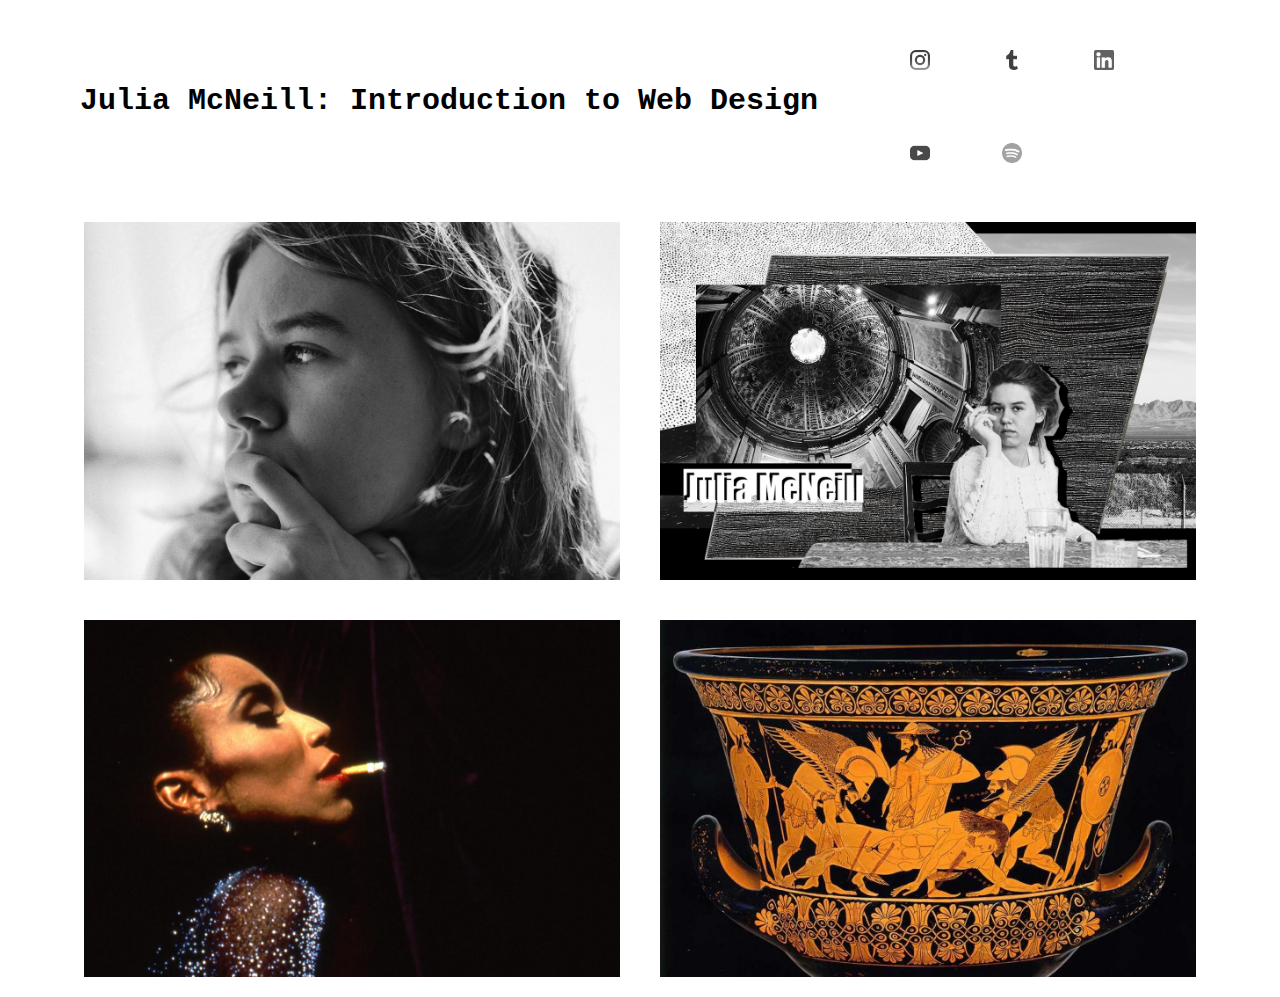
<file: index.html>
<!DOCTYPE html>
<html>
  <head>
    <meta charset=“utf-8”>
    <title>Julia McNeill</title>
    <link rel="stylesheet" type="text/css" href="css/custom.css">
    <link href="https://fonts.googleapis.com/css?family=Source+Serif+Pro" rel="stylesheet">
    <link href="https://fonts.googleapis.com/css?family=Molengo" rel="stylesheet">
    <link href="https://fonts.googleapis.com/css?family=Lekton" rel="stylesheet">
  </head>
  <body>
    <header>
      <h1><a href="index.html">Julia McNeill: Introduction to Web Design</a></h1>
      <nav>
        <ul>
          <li><a href="https://www.instagram.com/julia.mcneill/"><img src="images/instagram.png" style="width:20px"/></a></li>
          <li><a href="https://juliamcneill.tumblr.com/"><img src="images/tumblr.png" style="width:20px"/></a></li>
          <li><a href="https://www.linkedin.com/in/mcneilljulia/"><img src="images/linkedin.png" style="width:20px"/></a></li>
          <li><a href="https://www.youtube.com/channel/UC1XGXmwWVEiH4f_pag7oqFg?view_as=subscriber"><img src="images/youtube.png" style="width:20px"/></a></li>
          <li><a href="https://open.spotify.com/user/1256304681?si=-Nw48zRxRXyhi78TVVRUpw"><img src="images/spotify.png" style="width:20px"/></a></li>
        </ul>
      </nav>
    </header>
    <section class="content">

    <div class="hoverbox">
	     <img src="images/personal.jpg" wid class="hoverbox-layer_bottom">
	     <div class="hoverbox-layer_top">
		       <div class="hoverbox-text"><a href="personal/index.html">Personal</a></div>
           <div class="hoverbox-smalltext">HW1: BASH<br />HW2: HTML<br />HW3: CSS</div>
	     </div>
    </div>
    <div class="hoverbox">
       <img src="images/photoshop.jpg" wid class="hoverbox-layer_bottom">
       <div class="hoverbox-layer_top">
           <div class="hoverbox-text"><a href="photoshop/index.html">Photoshop</a></div>
           <div class="hoverbox-smalltext">HW4: Photoshop</div>
       </div>
    </div>
    </section>
    <section class="content">
    <div class="hoverbox">
       <img src="images/interest.jpg" wid class="hoverbox-layer_bottom">
	     <div class="hoverbox-layer_top">
		       <div class="hoverbox-text"><a href="interest/index.html">Interest</a></div>
           <div class="hoverbox-smalltext">HW5: Wireframes / Prototype<br />HW6: Responsive Web Design</div>
	     </div>
    </div>
    <div class="hoverbox">
	     <img src="images/cause.jpg" wid class="hoverbox-layer_bottom">
	     <div class="hoverbox-layer_top">
		       <div class="hoverbox-text"><a href="cause/index.html">Cause</a></div>
           <div class="hoverbox-smalltext">HW7: Bootstrap<br />HW8: JQUERY</div>
	     </div>
    </div>
    </section>
  </body>
</html>
</file>
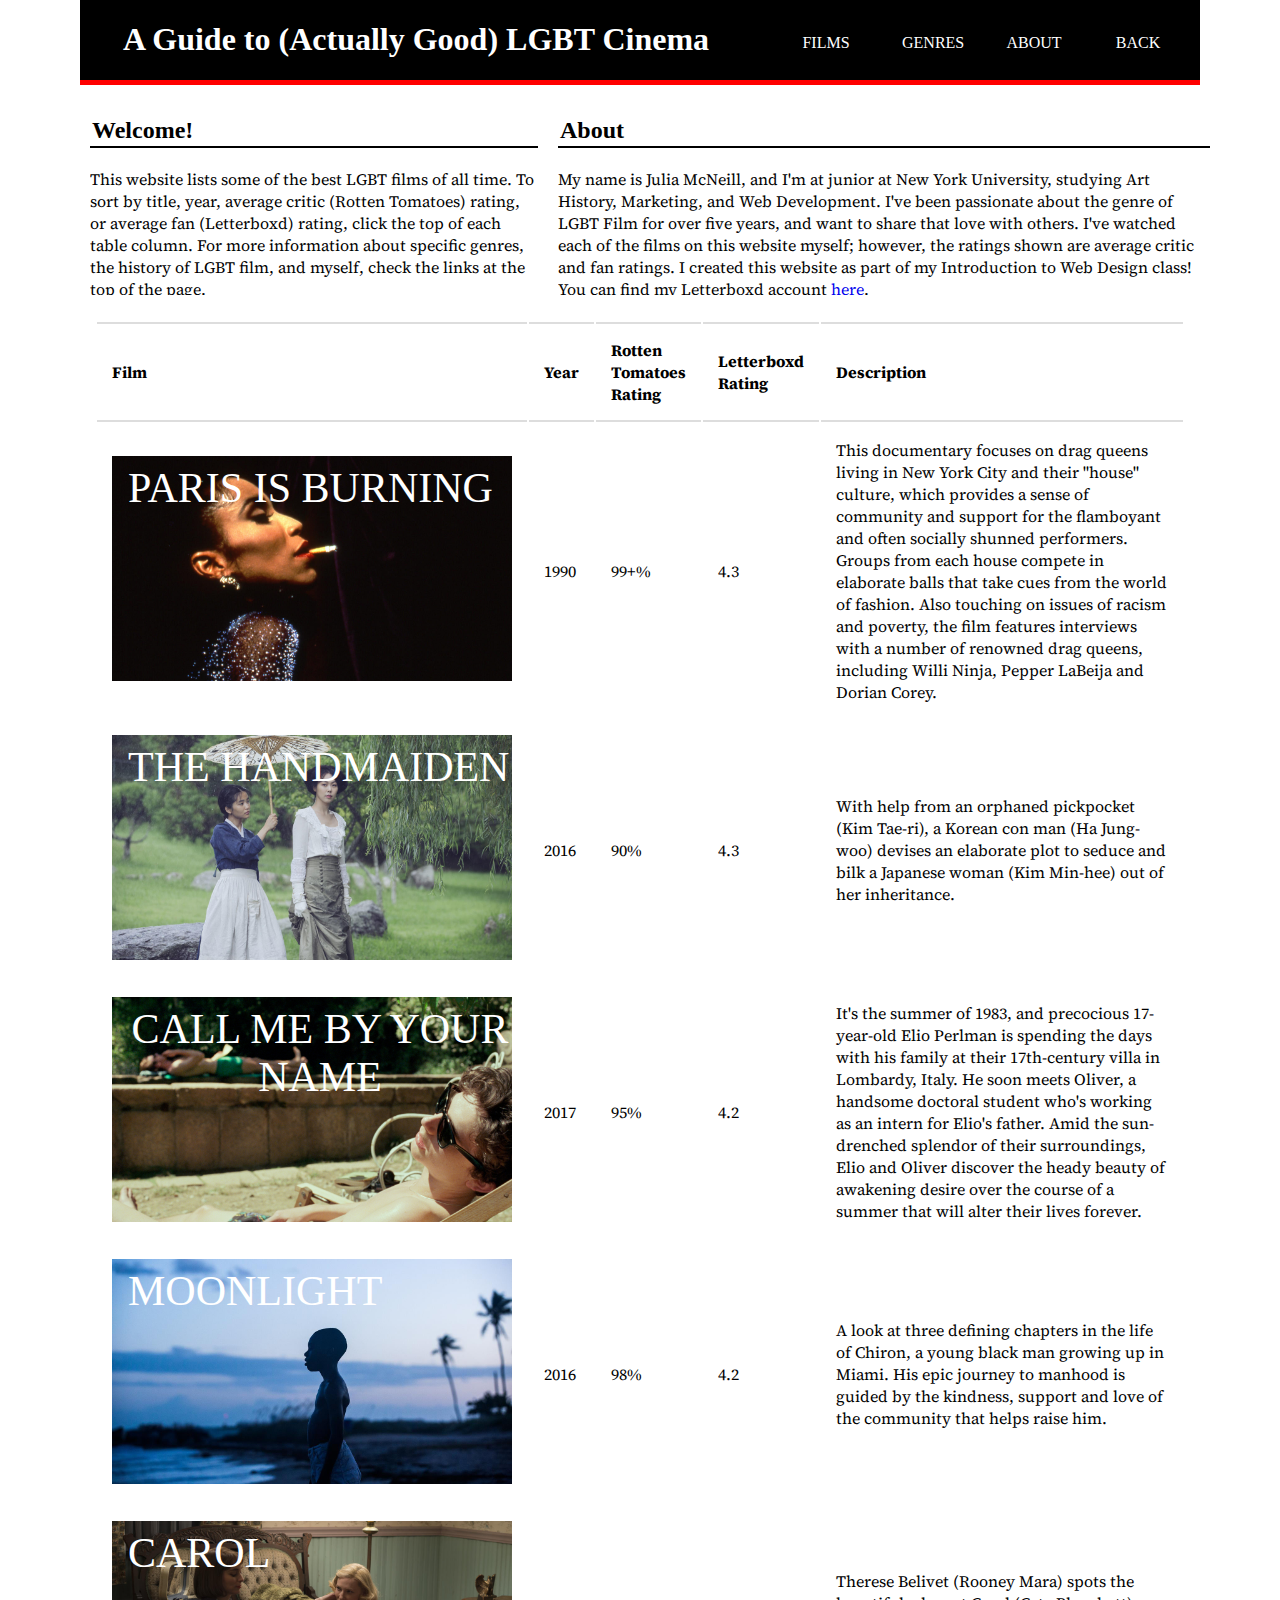
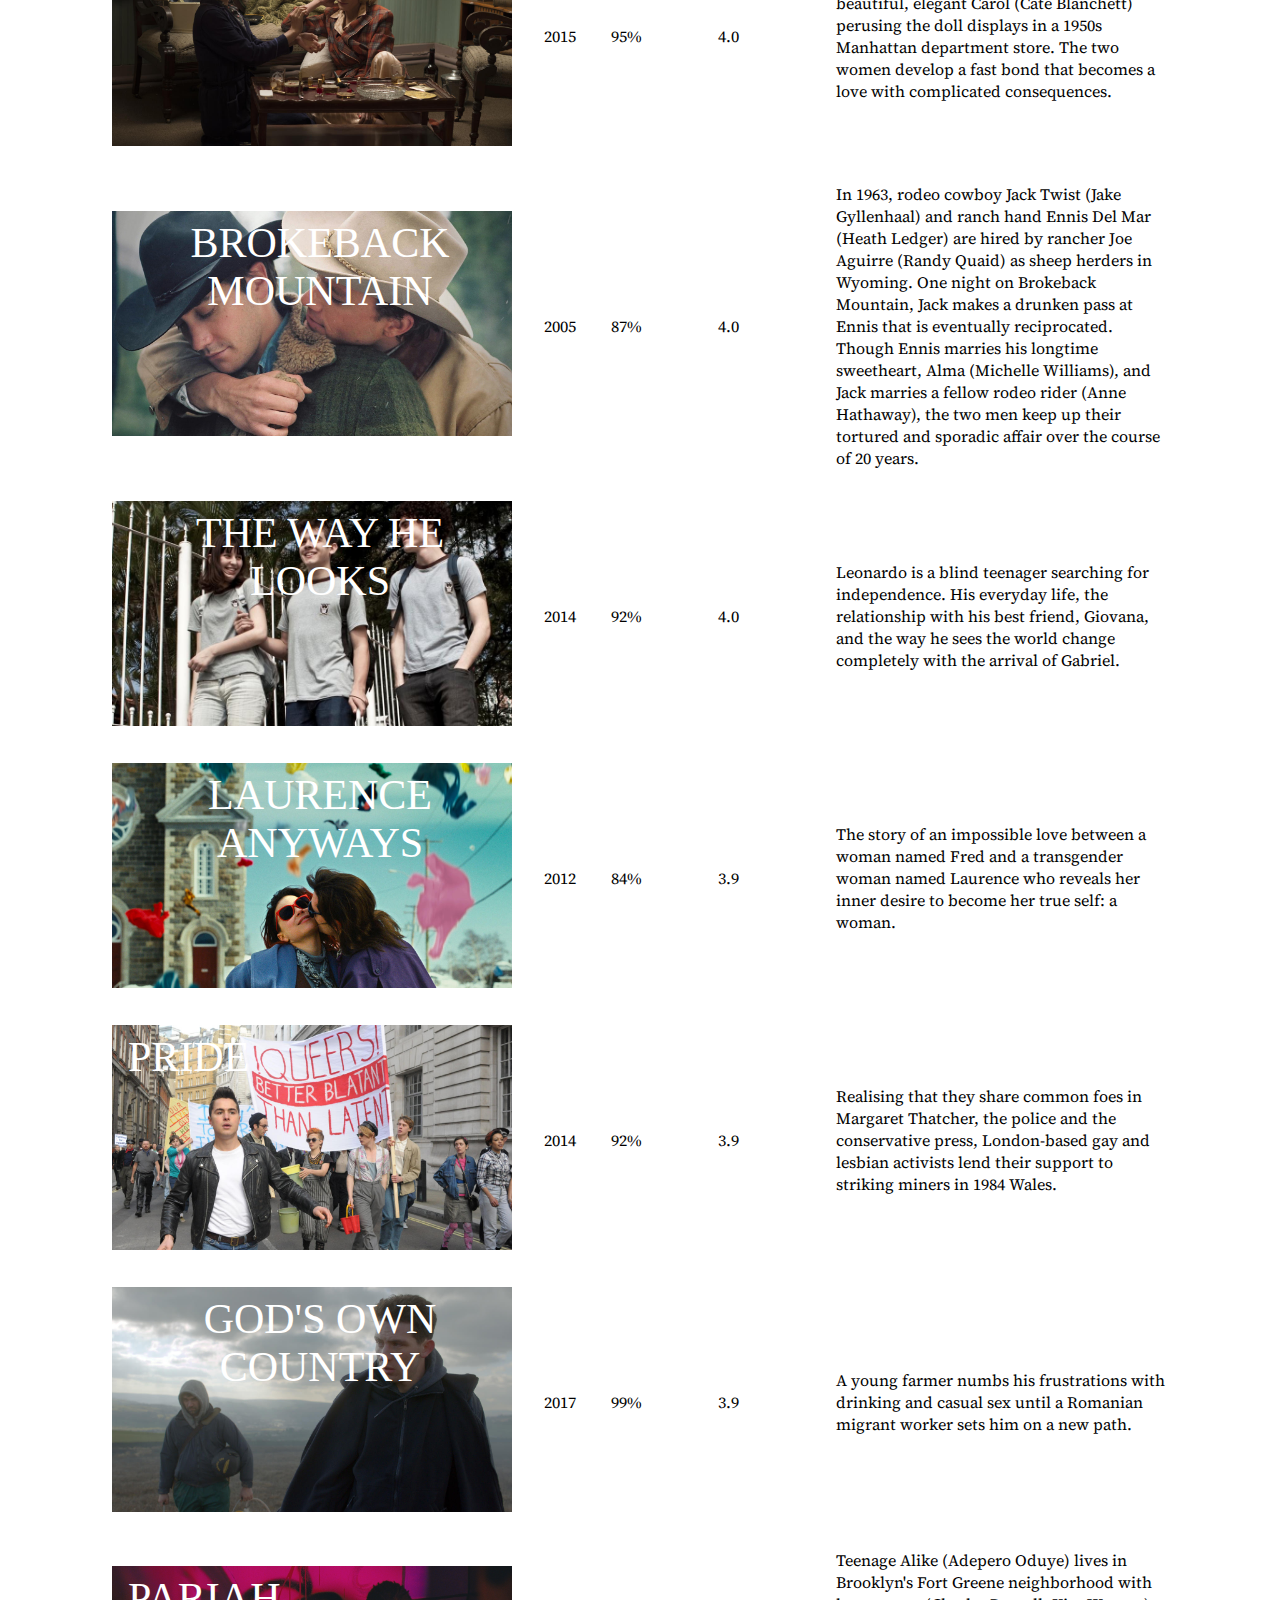
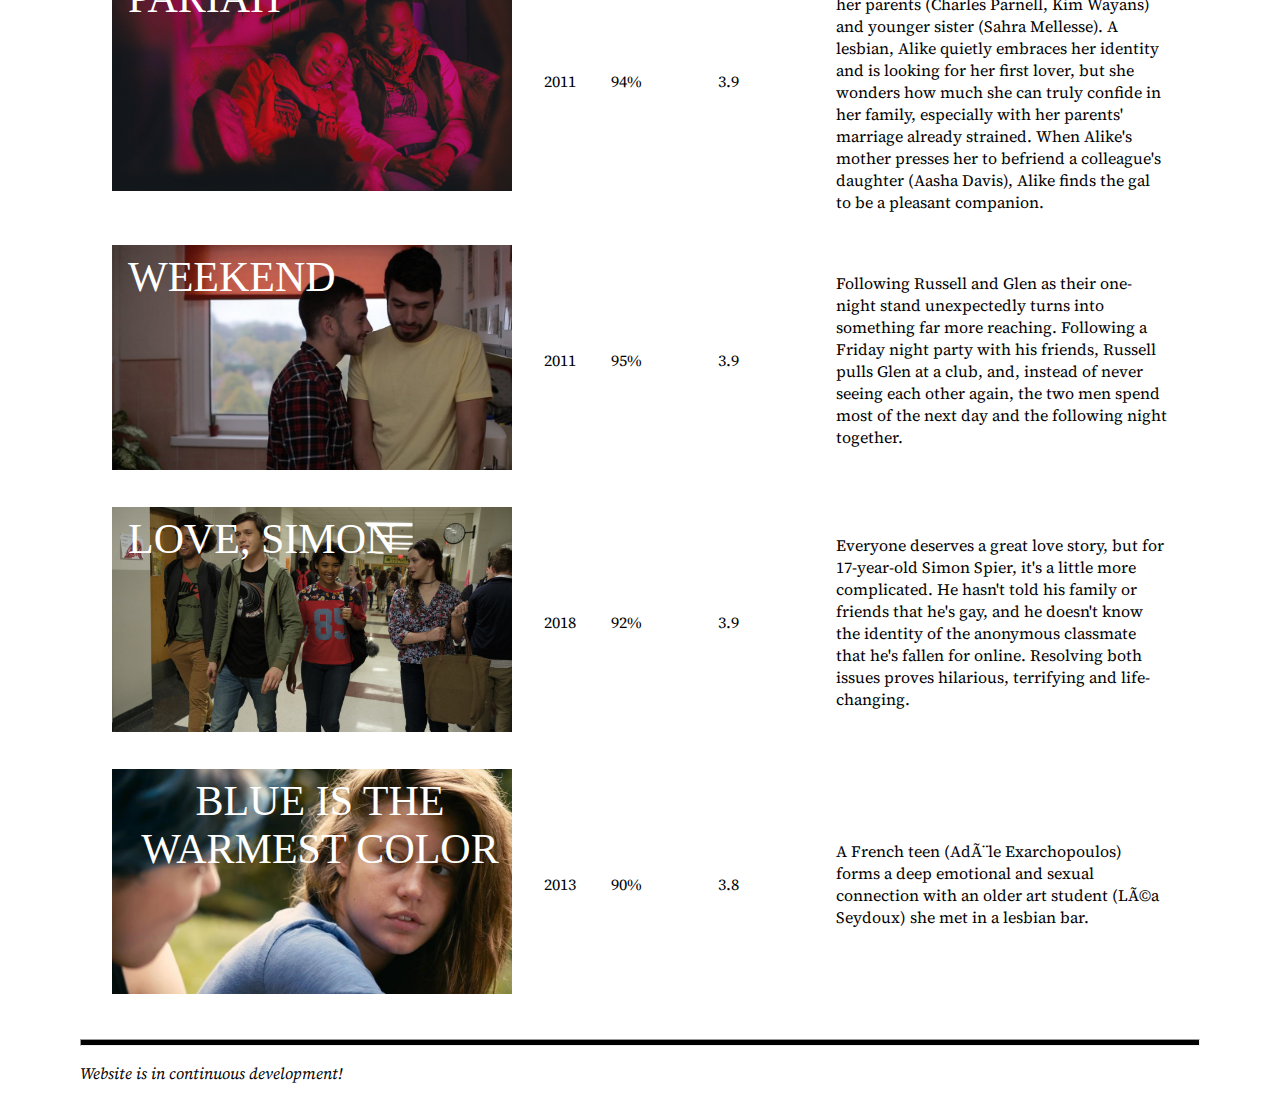
<file: interest/index.html>
<!DOCTYPE html>
<html>
  <head>
    <meta charset=“utf-8”>
    <title>Julia McNeill Interest</title>
    <link href="https://fonts.googleapis.com/css?family=Source+Serif+Pro" rel="stylesheet">
    <!-- Media query for narrow browser width -->
    <link rel="stylesheet" media="only screen and (max-width: 480px)" href="css/mobile.css">

    <!-- Media query for medium browser width -->
    <link rel="stylesheet" media="only screen and (min-width: 481px) and (max-width: 960px)" href="css/tablet.css">

    <!-- Media query for full browser width -->
    <link rel="stylesheet" media="only screen and (min-width: 961px)" href="css/desktop.css">

    <!-- Prevent smartphones from scaling pages down -->
    <meta name="viewport" content="initial-scale=1">
  </head>
  <body>
    <div class="topbar">
        <div class="title">
          <h1>A Guide to (Actually Good) LGBT Cinema</h1>
        </div>
        <div class="menu">
          <a href="../index.html">BACK</a>
          <a href="about.html">ABOUT</a>
          <a href="genres.html">GENRES</a>
          <a href="index.html">FILMS</a>
        </div>
    </div>
    <section class="frontpage">
      <div class="intro">
        <h2>Welcome!</h2>
        <p>This website lists some of the best LGBT films of all time. To sort by title, year, average critic (Rotten Tomatoes) rating, or average fan (Letterboxd) rating, click the top of each table column. For more information about specific genres, the history of LGBT film, and myself, check the links at the top of the page.</p>
      </div>
      <div class="aboutme">
        <h2>About</h2>
        <p>My name is Julia McNeill, and I'm at junior at New York University, studying Art History, Marketing, and Web Development. I've been passionate about the genre of LGBT Film for over five years, and want to share that love with others. I've watched each of the films on this website myself; however, the ratings shown are average critic and fan ratings. I created this website as part of my Introduction to Web Design class! You can find my Letterboxd account <a href="https://letterboxd.com/jmacny/">here</a>.</p>
      </div>
    </section>
    <table>
      <tr>
        <th>Film</th>
        <th>Year</th>
        <th>Rotten Tomatoes Rating</th>
        <th>Letterboxd Rating</th>
        <th>Description</th>
      </tr>
      <tr>
        <td><div class="container"><img src="images/parisisburning.jpg" style="width:400px;"><div class="filmtitle">PARIS IS BURNING</div></div></td>
        <td>1990</td>
        <td>99+%</td>
        <td>4.3</td>
        <td style="width:400px">This documentary focuses on drag queens living in New York City and their "house" culture, which provides a sense of community and support for the flamboyant and often socially shunned performers. Groups from each house compete in elaborate balls that take cues from the world of fashion. Also touching on issues of racism and poverty, the film features interviews with a number of renowned drag queens, including Willi Ninja, Pepper LaBeija and Dorian Corey.</td>
      </tr>
      <tr>
        <td><div class="container"><img src="images/thehandmaiden.jpg" style="width:400px;"><div class="filmtitle">THE HANDMAIDEN</div></div></td>
        <td>2016</td>
        <td>90%</td>
        <td>4.3</td>
        <td style="width:400px">With help from an orphaned pickpocket (Kim Tae-ri), a Korean con man (Ha Jung-woo) devises an elaborate plot to seduce and bilk a Japanese woman (Kim Min-hee) out of her inheritance.</td>
      </tr>
      <tr>
        <td><div class="container"><img src="images/callmebyyourname.jpg" style="width:400px;"><div class="filmtitle">CALL ME BY YOUR NAME</div></div></td>
        <td>2017</td>
        <td>95%</td>
        <td>4.2</td>
        <td style="width:400px">It's the summer of 1983, and precocious 17-year-old Elio Perlman is spending the days with his family at their 17th-century villa in Lombardy, Italy. He soon meets Oliver, a handsome doctoral student who's working as an intern for Elio's father. Amid the sun-drenched splendor of their surroundings, Elio and Oliver discover the heady beauty of awakening desire over the course of a summer that will alter their lives forever.</td>
      </tr>
      <tr>
        <td><div class="container"><img src="images/moonlight.jpg" style="width:400px;"><div class="filmtitle">MOONLIGHT</div></div></td>
        <td>2016</td>
        <td>98%</td>
        <td>4.2</td>
        <td style="width:400px">A look at three defining chapters in the life of Chiron, a young black man growing up in Miami. His epic journey to manhood is guided by the kindness, support and love of the community that helps raise him.</td>
      </tr>
      <tr>
        <td><div class="container"><img src="images/carol.jpg" style="width:400px;"><div class="filmtitle">CAROL</div></div></td>
        <td>2015</td>
        <td>95%</td>
        <td>4.0</td>
        <td style="width:400px">Therese Belivet (Rooney Mara) spots the beautiful, elegant Carol (Cate Blanchett) perusing the doll displays in a 1950s Manhattan department store. The two women develop a fast bond that becomes a love with complicated consequences.</td>
      </tr>
      <tr>
        <td><div class="container"><img src="images/brokebackmountain.jpg" style="width:400px;"><div class="filmtitle">BROKEBACK MOUNTAIN</div></div></td>
        <td>2005</td>
        <td>87%</td>
        <td>4.0</td>
        <td style="width:400px">In 1963, rodeo cowboy Jack Twist (Jake Gyllenhaal) and ranch hand Ennis Del Mar (Heath Ledger) are hired by rancher Joe Aguirre (Randy Quaid) as sheep herders in Wyoming. One night on Brokeback Mountain, Jack makes a drunken pass at Ennis that is eventually reciprocated. Though Ennis marries his longtime sweetheart, Alma (Michelle Williams), and Jack marries a fellow rodeo rider (Anne Hathaway), the two men keep up their tortured and sporadic affair over the course of 20 years.</td>
      </tr>
      <tr>
        <td><div class="container"><img src="images/thewayhelooks.jpg" style="width:400px;"><div class="filmtitle">THE WAY HE LOOKS</div></div></td>
        <td>2014</td>
        <td>92%</td>
        <td>4.0</td>
        <td style="width:400px">Leonardo is a blind teenager searching for independence. His everyday life, the relationship with his best friend, Giovana, and the way he sees the world change completely with the arrival of Gabriel.</td>
      </tr>
      <tr>
        <td><div class="container"><img src="images/laurenceanyways.jpg" style="width:400px;"><div class="filmtitle">LAURENCE ANYWAYS</div></div></td>
        <td>2012</td>
        <td>84%</td>
        <td>3.9</td>
        <td style="width:400px">The story of an impossible love between a woman named Fred and a transgender woman named Laurence who reveals her inner desire to become her true self: a woman.
</td>
      </tr>
      <tr>
        <td><div class="container"><img src="images/pride.jpg" style="width:400px;"><div class="filmtitle">PRIDE</div></div></td>
        <td>2014</td>
        <td>92%</td>
        <td>3.9</td>
        <td style="width:400px">Realising that they share common foes in Margaret Thatcher, the police and the conservative press, London-based gay and lesbian activists lend their support to striking miners in 1984 Wales.</td>
      </tr>
      <tr>
        <td><div class="container"><img src="images/godsowncountry.jpg" style="width:400px;"><div class="filmtitle">GOD'S OWN COUNTRY</div></div></td>
        <td>2017</td>
        <td>99%</td>
        <td>3.9</td>
        <td style="width:400px">A young farmer numbs his frustrations with drinking and casual sex until a Romanian migrant worker sets him on a new path.</td>
      </tr>
      <tr>
        <td><div class="container"><img src="images/pariah.jpg" style="width:400px;"><div class="filmtitle">PARIAH</div></div></td>
        <td>2011</td>
        <td>94%</td>
        <td>3.9</td>
        <td style="width:400px">Teenage Alike (Adepero Oduye) lives in Brooklyn's Fort Greene neighborhood with her parents (Charles Parnell, Kim Wayans) and younger sister (Sahra Mellesse). A lesbian, Alike quietly embraces her identity and is looking for her first lover, but she wonders how much she can truly confide in her family, especially with her parents' marriage already strained. When Alike's mother presses her to befriend a colleague's daughter (Aasha Davis), Alike finds the gal to be a pleasant companion.</td>
      </tr>
      <tr>
        <td><div class="container"><img src="images/weekend.jpg" style="width:400px;"><div class="filmtitle">WEEKEND</div></div></td>
        <td>2011</td>
        <td>95%</td>
        <td>3.9</td>
        <td style="width:400px">Following Russell and Glen as their one-night stand unexpectedly turns into something far more reaching. Following a Friday night party with his friends, Russell pulls Glen at a club, and, instead of never seeing each other again, the two men spend most of the next day and the following night together.</td>
      </tr>
      <tr>
        <td><div class="container"><img src="images/lovesimon.jpg" style="width:400px;"><div class="filmtitle">LOVE, SIMON</div></div></td>
        <td>2018</td>
        <td>92%</td>
        <td>3.9</td>
        <td style="width:400px">Everyone deserves a great love story, but for 17-year-old Simon Spier, it's a little more complicated. He hasn't told his family or friends that he's gay, and he doesn't know the identity of the anonymous classmate that he's fallen for online. Resolving both issues proves hilarious, terrifying and life-changing.</td>
      </tr>
      <tr>
        <td><div class="container"><img src="images/blueisthewarmestcolor.jpg" style="width:400px;"><div class="filmtitle">BLUE IS THE WARMEST COLOR</div></div></td>
        <td>2013</td>
        <td>90%</td>
        <td>3.8</td>
        <td style="width:400px">A French teen (Adèle Exarchopoulos) forms a deep emotional and sexual connection with an older art student (Léa Seydoux) she met in a lesbian bar.</td>
      </tr>
  </table>

    <script>
    const getCellValue = (tr, idx) => tr.children[idx].innerText || tr.children[idx].textContent;

const comparer = (idx, asc) => (a, b) => ((v1, v2) =>
    v1 !== '' && v2 !== '' && !isNaN(v1) && !isNaN(v2) ? v1 - v2 : v1.toString().localeCompare(v2)
    )(getCellValue(asc ? a : b, idx), getCellValue(asc ? b : a, idx));

// do the work...
document.querySelectorAll('th').forEach(th => th.addEventListener('click', (() => {
    const table = th.closest('table');
    Array.from(table.querySelectorAll('tr:nth-child(n+2)'))
        .sort(comparer(Array.from(th.parentNode.children).indexOf(th), this.asc = !this.asc))
        .forEach(tr => table.appendChild(tr) );
})));
    </script>
    <hr />
    <p><i>Website is in continuous development!</i></p>
  </body>
</html>
</file>
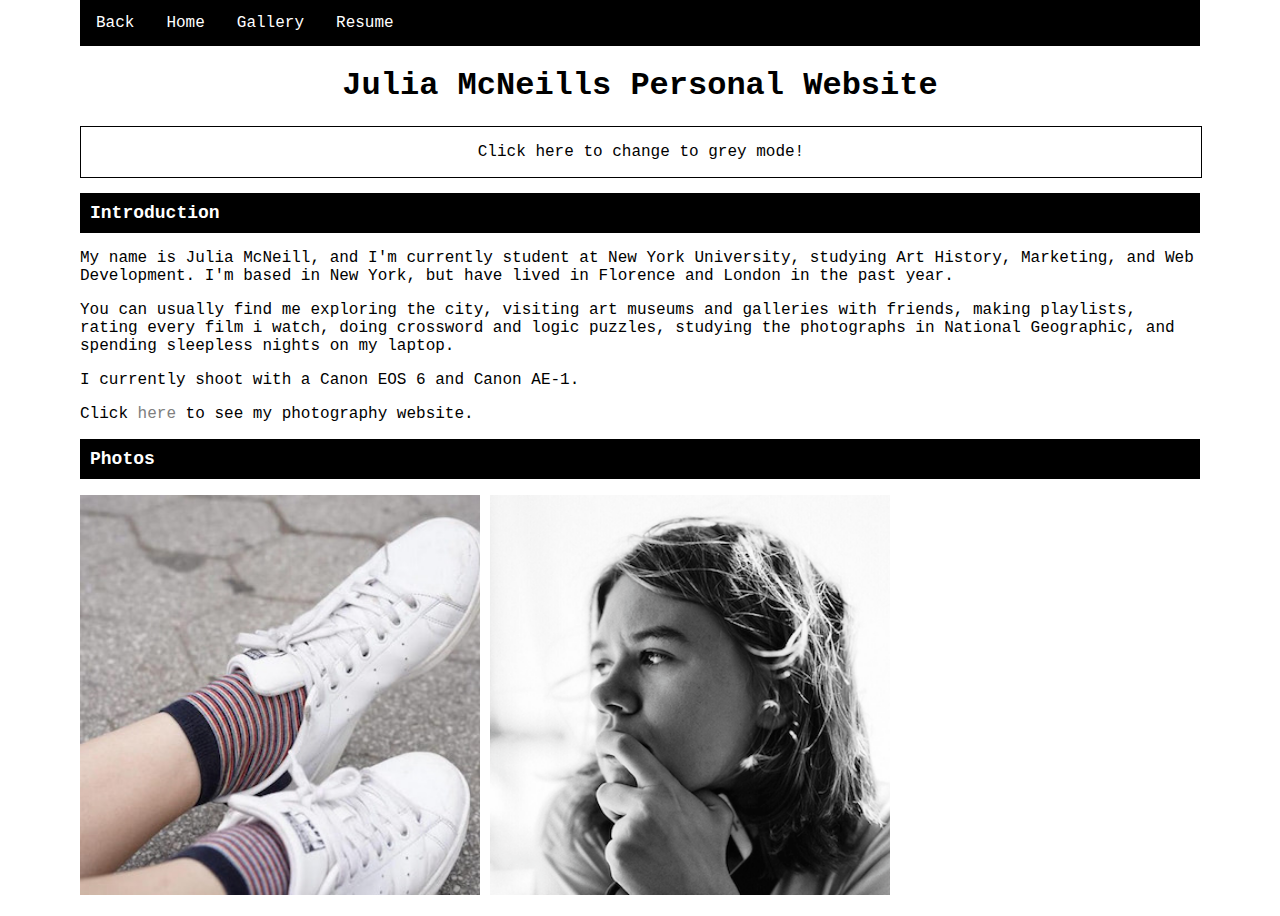
<file: personal/index.html>
<!DOCTYPE html>
<html>
  <head>
    <meta charset=“utf-8”>
    <title>Julia McNeill Personal</title>
    <link rel="stylesheet" type="text/css" href="css/custom.css">
    <script src="https://ajax.googleapis.com/ajax/libs/jquery/3.3.1/jquery.min.js"></script>
  	<script src="js/custom.js"></script>
  </head>
  <body>
    <nav>
      <ul>
        <li><a href="../index.html">Back</a></li>
        <li><a href="index.html">Home</a></li>
        <li><a href="gallery.html">Gallery</a></li>
        <li><a href="resume.html">Resume</a></li>
      </ul>
    </nav>
    <h1>Julia McNeills Personal Website</h1>
    <div id="lightswitch">
      <p>Click here to change to grey mode!</p>
    </div>

    <div id="monitor"></div>
    <h2>Introduction</h2>
    <p>My name is Julia McNeill, and I'm currently student at New York University, studying Art History, Marketing, and Web Development. I'm based in New York, but have lived in Florence and London in the past year.</p>
    <p>You can usually find me exploring the city, visiting art museums and galleries with friends, making playlists, rating every film i watch, doing crossword and logic puzzles, studying the photographs in National Geographic, and spending sleepless nights on my laptop.</p>
    <p>I currently shoot with a Canon EOS 6 and Canon AE-1.</p>
    <p>Click <a href="https://juliamcneill.com">here</a> to see my photography website.</p>
    <h2>Photos</h2>
    <p>
    <img src="images/personalfeet.jpg" alt="Personal Feet">
    <img src="images/personalportrait.png" alt="Personal Portrait">
  </body>
</html>
</file>
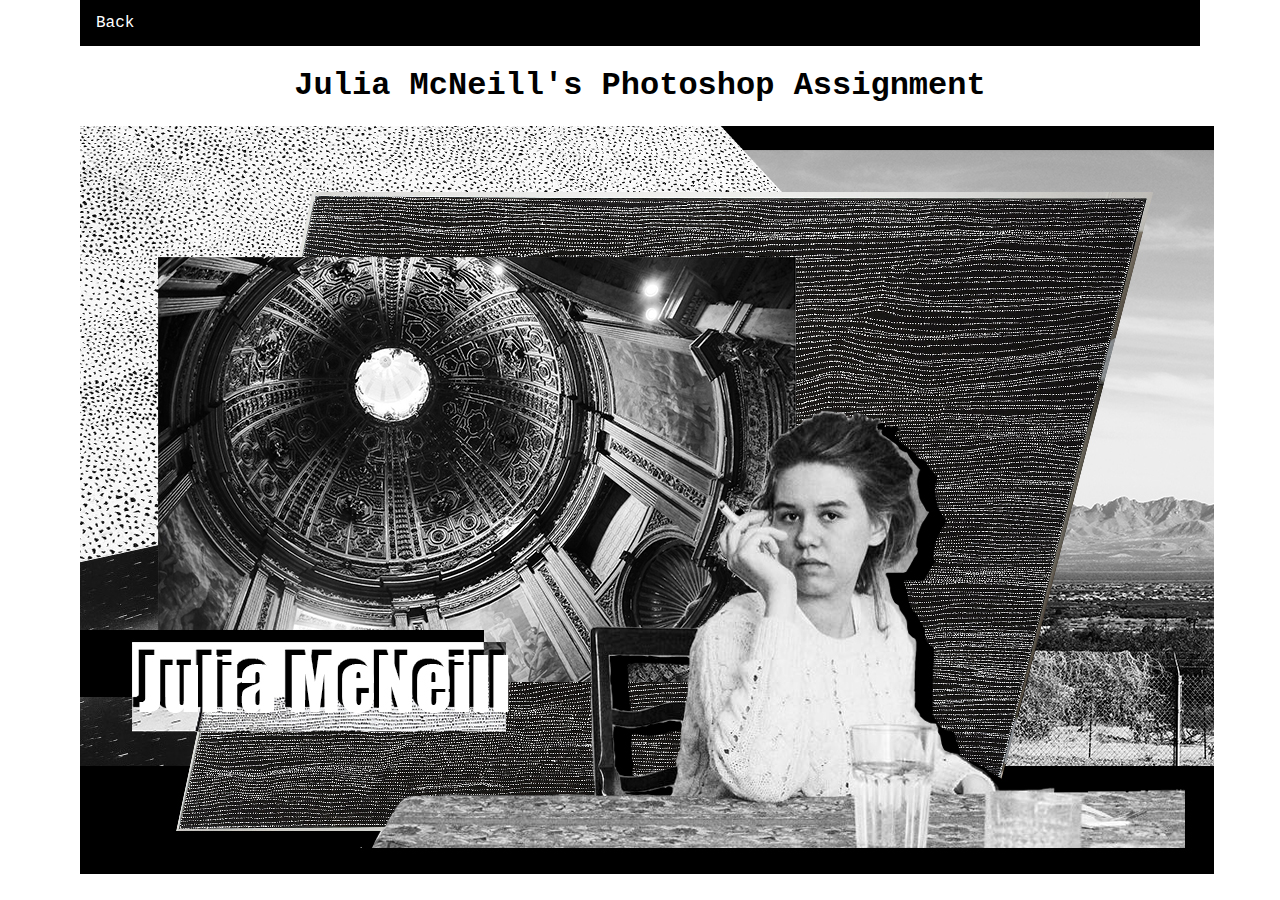
<file: photoshop/index.html>
<!DOCTYPE html>
<html>
  <head>
    <meta charset=“utf-8”>
    <title>Julia McNeill Photoshop Assignment</title>
    <link rel="stylesheet" type="text/css" href="css/custom.css">
    <link href="https://fonts.googleapis.com/css?family=Source+Serif+Pro" rel="stylesheet">
  </head>
  <body>
    <nav>
      <ul>
        <li><a href="../index.html">Back</a></li>
      </ul>
    </nav>
    <h1>Julia McNeill's Photoshop Assignment</h1>
    <img src="photoshop.jpg" alt="Photoshop Image">
  </body>
</html>
</file>
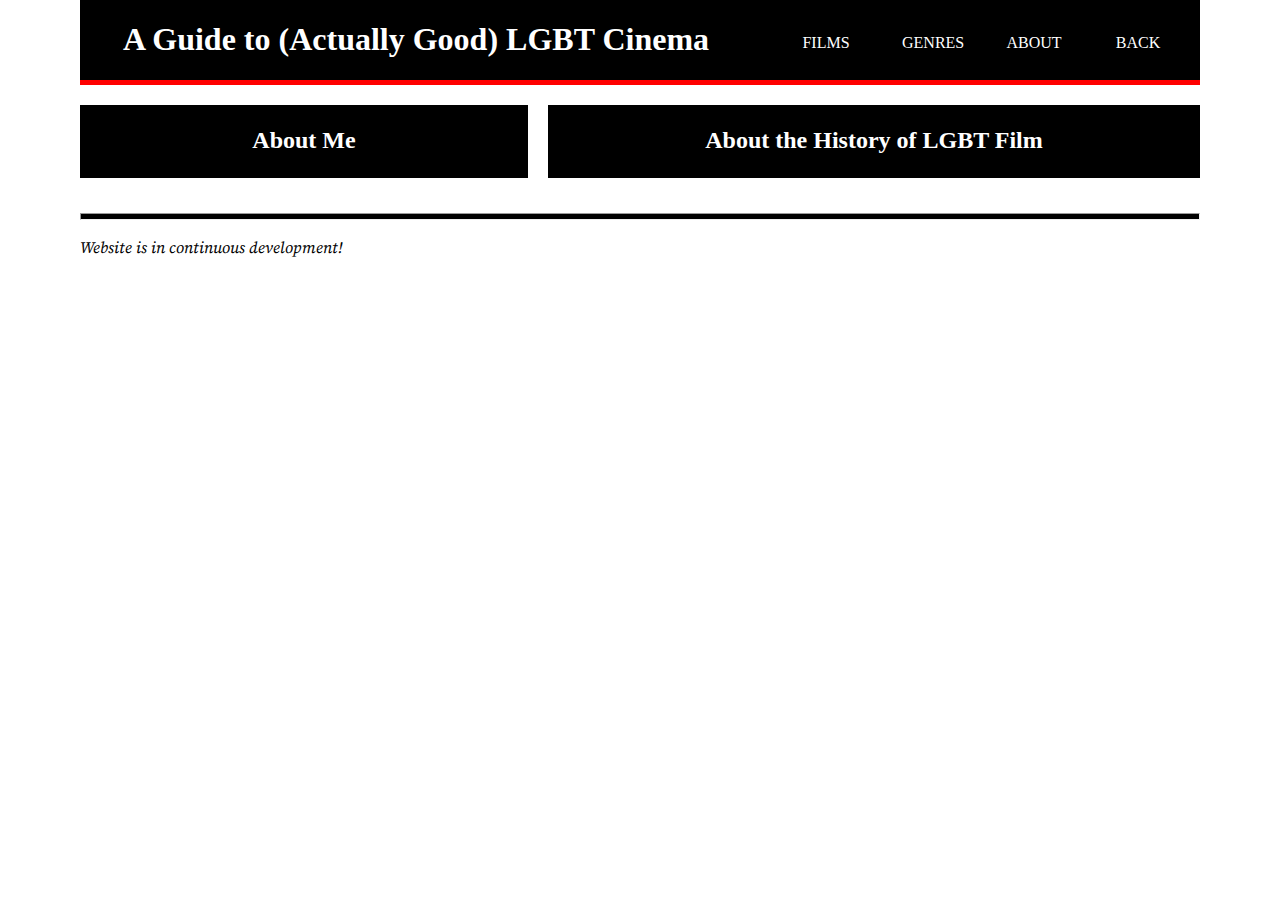
<file: interest/about.html>
<!DOCTYPE html>
<html>
  <head>
    <meta charset=“utf-8”>
    <title>Julia McNeill Interest</title>
    <link href="https://fonts.googleapis.com/css?family=Source+Serif+Pro" rel="stylesheet">
    <!-- Media query for narrow browser width -->
    <link rel="stylesheet" media="only screen and (max-width: 480px)" href="css/mobile.css">

    <!-- Media query for medium browser width -->
    <link rel="stylesheet" media="only screen and (min-width: 481px) and (max-width: 960px)" href="css/tablet.css">

    <!-- Media query for full browser width -->
    <link rel="stylesheet" media="only screen and (min-width: 961px)" href="css/desktop.css">

    <!-- Prevent smartphones from scaling pages down -->
    <meta name="viewport" content="initial-scale=1">
  </head>
  <body>
    <div class="topbar">
        <div class="title">
          <h1>A Guide to (Actually Good) LGBT Cinema</h1>
        </div>
        <div class="menu">
          <a href="../index.html">BACK</a>
          <a href="about.html">ABOUT</a>
          <a href="genres.html">GENRES</a>
          <a href="index.html">FILMS</a>
        </div>
    </div>
    <section class="aboutpage">
      <div class="firstbutton">
        <h2><a href="aboutme.html">About Me</a></h2>
      </div>
      <div class="secondbutton">
        <h2><a href="abouthistory.html">About the History of LGBT Film</a></h2>
      </div>
    </section>
    <hr />
    <p><i>Website is in continuous development!</i></p>
  </body>
</html>
</file>
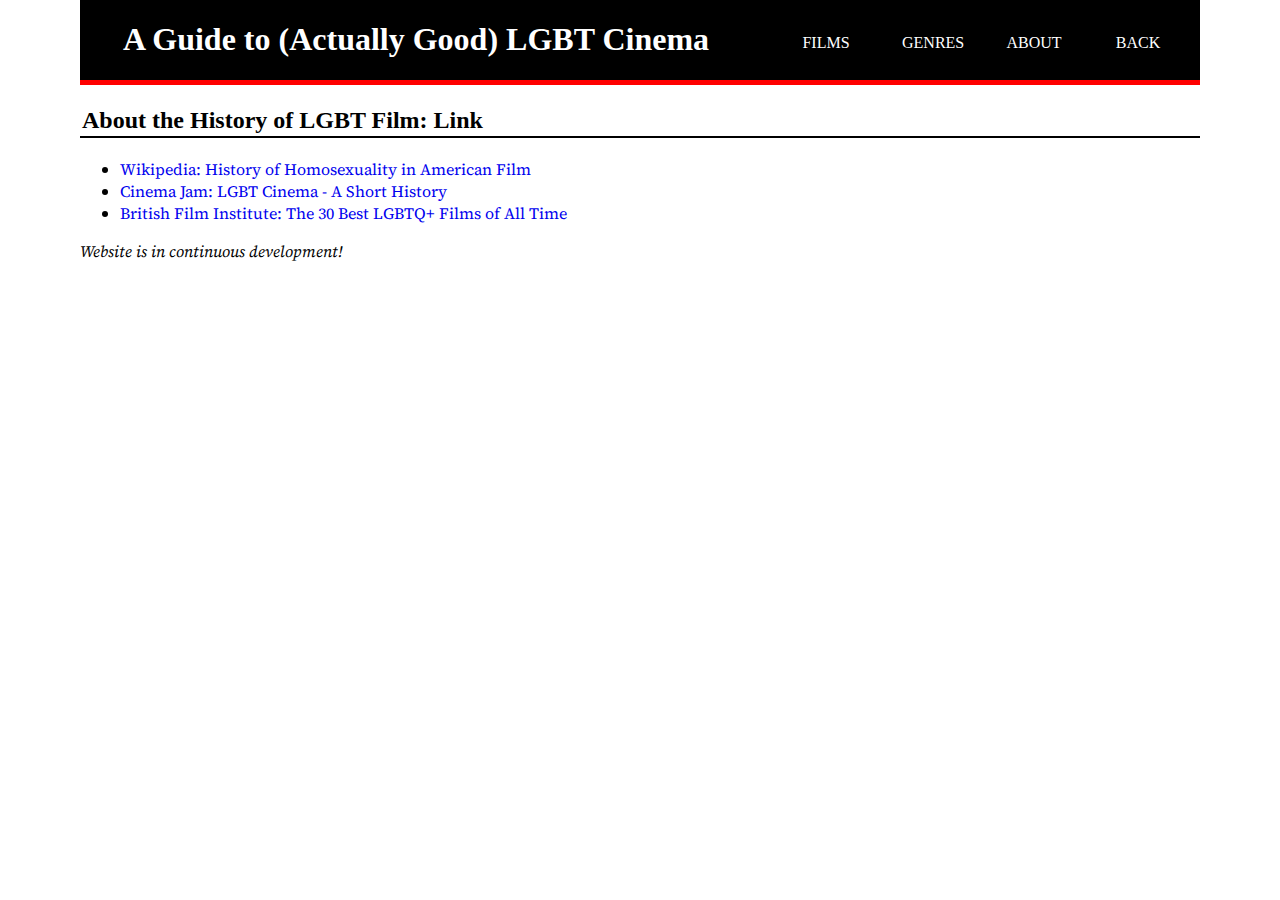
<file: interest/abouthistory.html>
<!DOCTYPE html>
<html>
  <head>
    <meta charset=“utf-8”>
    <title>Julia McNeill Interest</title>
    <link href="https://fonts.googleapis.com/css?family=Source+Serif+Pro" rel="stylesheet">
    <!-- Media query for narrow browser width -->
    <link rel="stylesheet" media="only screen and (max-width: 480px)" href="css/mobile.css">

    <!-- Media query for medium browser width -->
    <link rel="stylesheet" media="only screen and (min-width: 481px) and (max-width: 960px)" href="css/tablet.css">

    <!-- Media query for full browser width -->
    <link rel="stylesheet" media="only screen and (min-width: 961px)" href="css/desktop.css">

    <!-- Prevent smartphones from scaling pages down -->
    <meta name="viewport" content="initial-scale=1">
  </head>
  <body>
    <div class="topbar">
        <div class="title">
          <h1>A Guide to (Actually Good) LGBT Cinema</h1>
        </div>
        <div class="menu">
          <a href="../index.html">BACK</a>
          <a href="about.html">ABOUT</a>
          <a href="genres.html">GENRES</a>
          <a href="index.html">FILMS</a>
        </div>
    </div>
    <h2>About the History of LGBT Film: Link</h2>
    <ul>
      <li><a href="https://en.wikipedia.org/wiki/History_of_homosexuality_in_American_film">Wikipedia: History of Homosexuality in American Film</a></li>
      <li><a href="http://cinemajam.com/mag/features/lgbt-cinema">Cinema Jam: LGBT Cinema - A Short History</a></li>
      <li><a href="https://www.bfi.org.uk/news-opinion/news-bfi/features/30-best-lgbt-films-all-time">British Film Institute: The 30 Best LGBTQ+ Films of All Time</a></li>
    </ul>
    <p><i>Website is in continuous development!</i></p>
  </body>
</html>
</file>
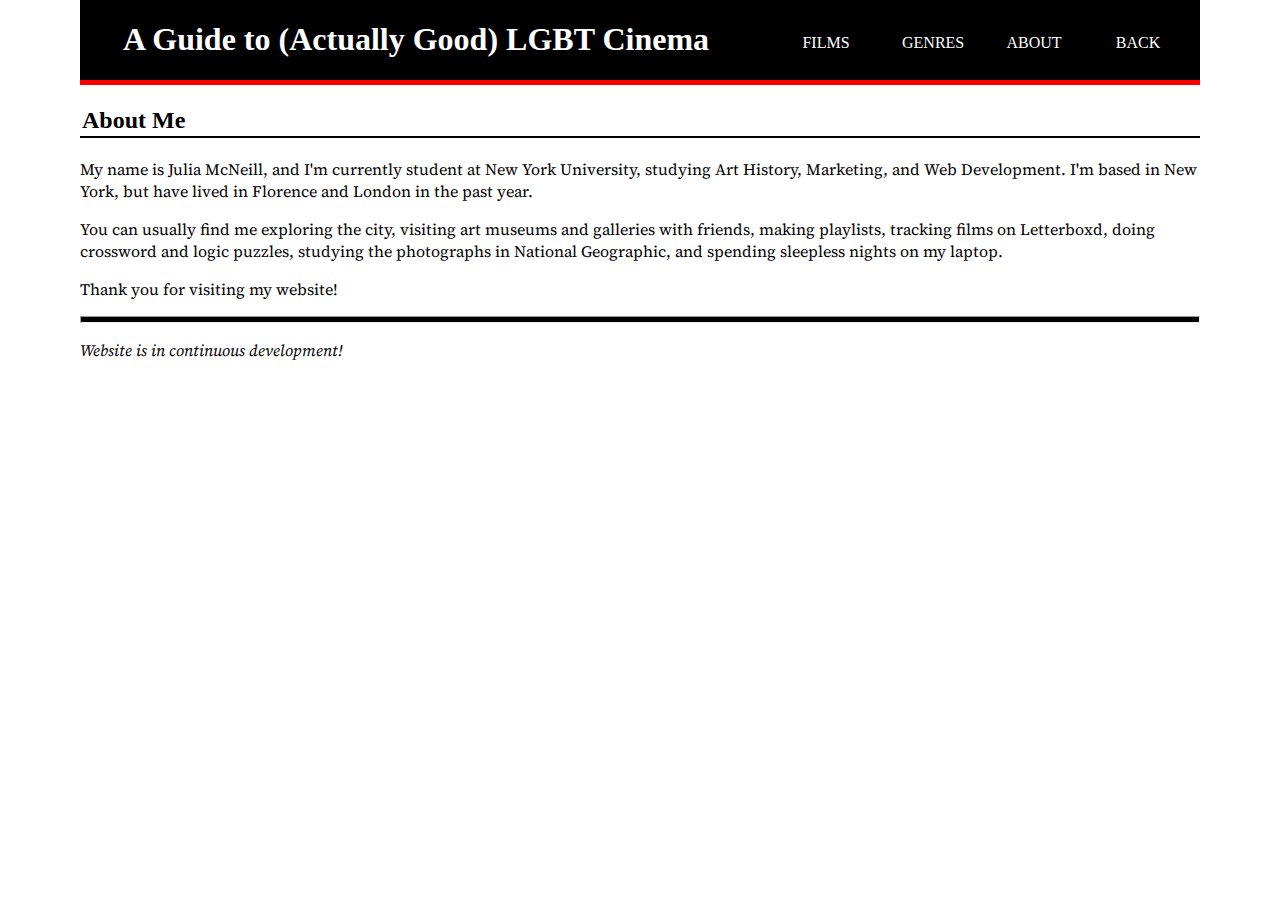
<file: interest/aboutme.html>
<!DOCTYPE html>
<html>
  <head>
    <meta charset=“utf-8”>
    <title>Julia McNeill Interest</title>
    <link href="https://fonts.googleapis.com/css?family=Source+Serif+Pro" rel="stylesheet">
    <!-- Media query for narrow browser width -->
    <link rel="stylesheet" media="only screen and (max-width: 480px)" href="css/mobile.css">

    <!-- Media query for medium browser width -->
    <link rel="stylesheet" media="only screen and (min-width: 481px) and (max-width: 960px)" href="css/tablet.css">

    <!-- Media query for full browser width -->
    <link rel="stylesheet" media="only screen and (min-width: 961px)" href="css/desktop.css">

    <!-- Prevent smartphones from scaling pages down -->
    <meta name="viewport" content="initial-scale=1">
  </head>
  <body>
    <div class="topbar">
        <div class="title">
          <h1>A Guide to (Actually Good) LGBT Cinema</h1>
        </div>
        <div class="menu">
          <a href="../index.html">BACK</a>
          <a href="about.html">ABOUT</a>
          <a href="genres.html">GENRES</a>
          <a href="index.html">FILMS</a>
        </div>
    </div>
    <h2>About Me</h2>
    <p>My name is Julia McNeill, and I'm currently student at New York University, studying Art History, Marketing, and Web Development. I'm based in New York, but have lived in Florence and London in the past year.</p>
    <p>You can usually find me exploring the city, visiting art museums and galleries with friends, making playlists, tracking films on Letterboxd, doing crossword and logic puzzles, studying the photographs in National Geographic, and spending sleepless nights on my laptop.</p>
    <p>Thank you for visiting my website!</p>
    <hr />
    <p><i>Website is in continuous development!</i></p>
  </body>
</html>
</file>
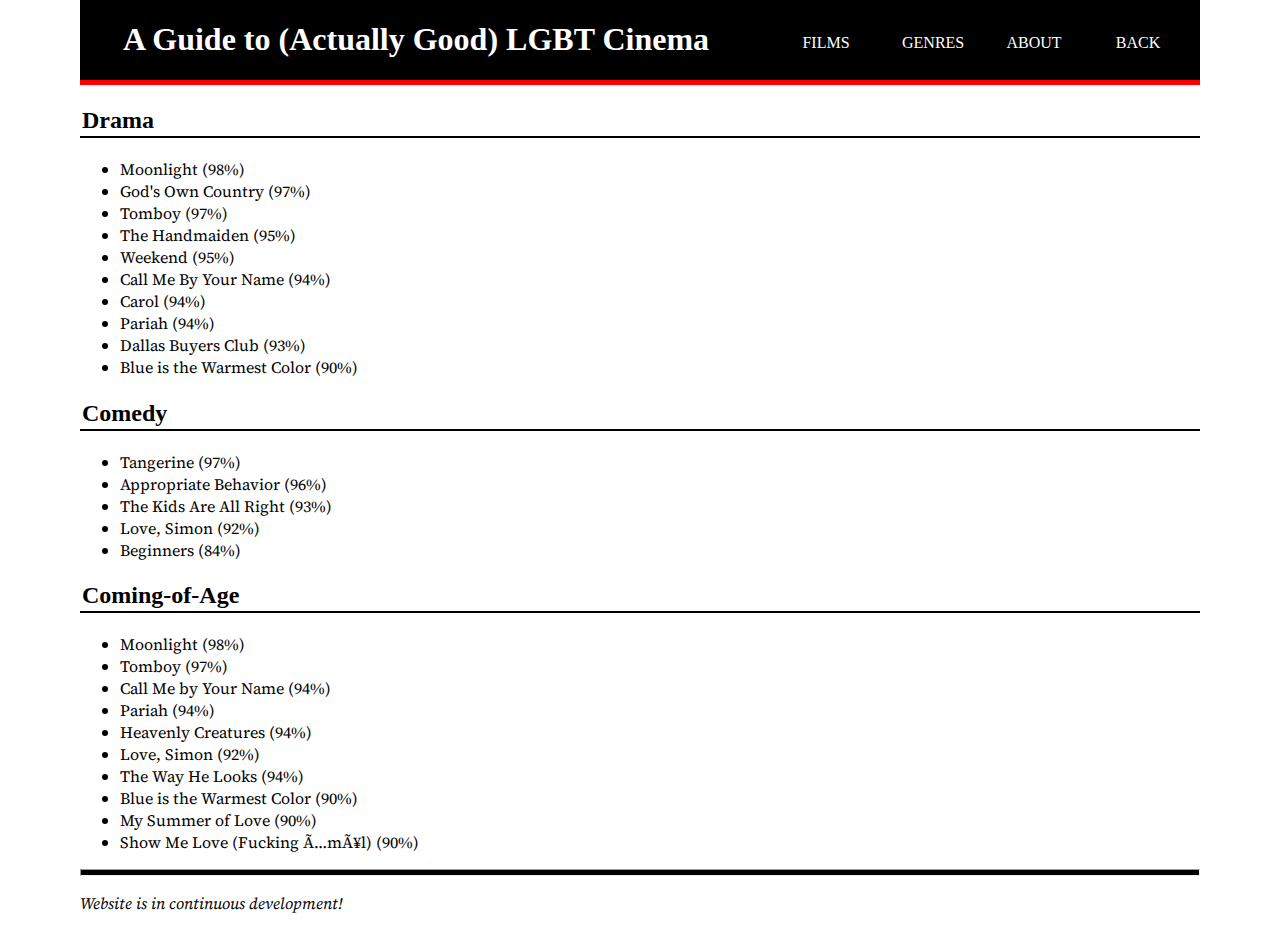
<file: interest/genres.html>
<!DOCTYPE html>
<html>
  <head>
    <meta charset=“utf-8”>
    <title>Julia McNeill Interest</title>
    <link href="https://fonts.googleapis.com/css?family=Source+Serif+Pro" rel="stylesheet">
    <!-- Media query for narrow browser width -->
    <link rel="stylesheet" media="only screen and (max-width: 480px)" href="css/mobile.css">

    <!-- Media query for medium browser width -->
    <link rel="stylesheet" media="only screen and (min-width: 481px) and (max-width: 960px)" href="css/tablet.css">

    <!-- Media query for full browser width -->
    <link rel="stylesheet" media="only screen and (min-width: 961px)" href="css/desktop.css">

    <!-- Prevent smartphones from scaling pages down -->
    <meta name="viewport" content="initial-scale=1">
  </head>
  <body>
    <div class="topbar">
        <div class="title">
          <h1>A Guide to (Actually Good) LGBT Cinema</h1>
        </div>
        <div class="menu">
          <a href="../index.html">BACK</a>
          <a href="about.html">ABOUT</a>
          <a href="genres.html">GENRES</a>
          <a href="index.html">FILMS</a>
        </div>
    </div>
    <h2>Drama</h2>
    <ul>
      <li>Moonlight (98%)</li>
      <li>God's Own Country (97%)</li>
      <li>Tomboy (97%)</li>
      <li>The Handmaiden (95%)</li>
      <li>Weekend (95%)</li>
      <li>Call Me By Your Name (94%)</li>
      <li>Carol (94%)</li>
      <li>Pariah (94%)</li>
      <li>Dallas Buyers Club (93%)</li>
      <li>Blue is the Warmest Color (90%)</li>
    </ul>
    <h2>Comedy</h2>
    <ul>
      <li>Tangerine (97%)</li>
      <li>Appropriate Behavior (96%)</li>
      <li>The Kids Are All Right (93%)</li>
      <li>Love, Simon (92%)</li>
      <li>Beginners (84%)</li>
    </ul>
    <h2>Coming-of-Age</h2>
    <ul>
      <li>Moonlight (98%)</li>
      <li>Tomboy (97%)</li>
      <li>Call Me by Your Name (94%)</li>
      <li>Pariah (94%)</li>
      <li>Heavenly Creatures (94%)</li>
      <li>Love, Simon (92%)</li>
      <li>The Way He Looks (94%)</li>
      <li>Blue is the Warmest Color (90%)</li>
      <li>My Summer of Love (90%)</li>
      <li>Show Me Love (Fucking Åmål) (90%)</li>
    </ul>
    <hr />
    <p><i>Website is in continuous development!</i></p>
  </body>
</html>
</file>
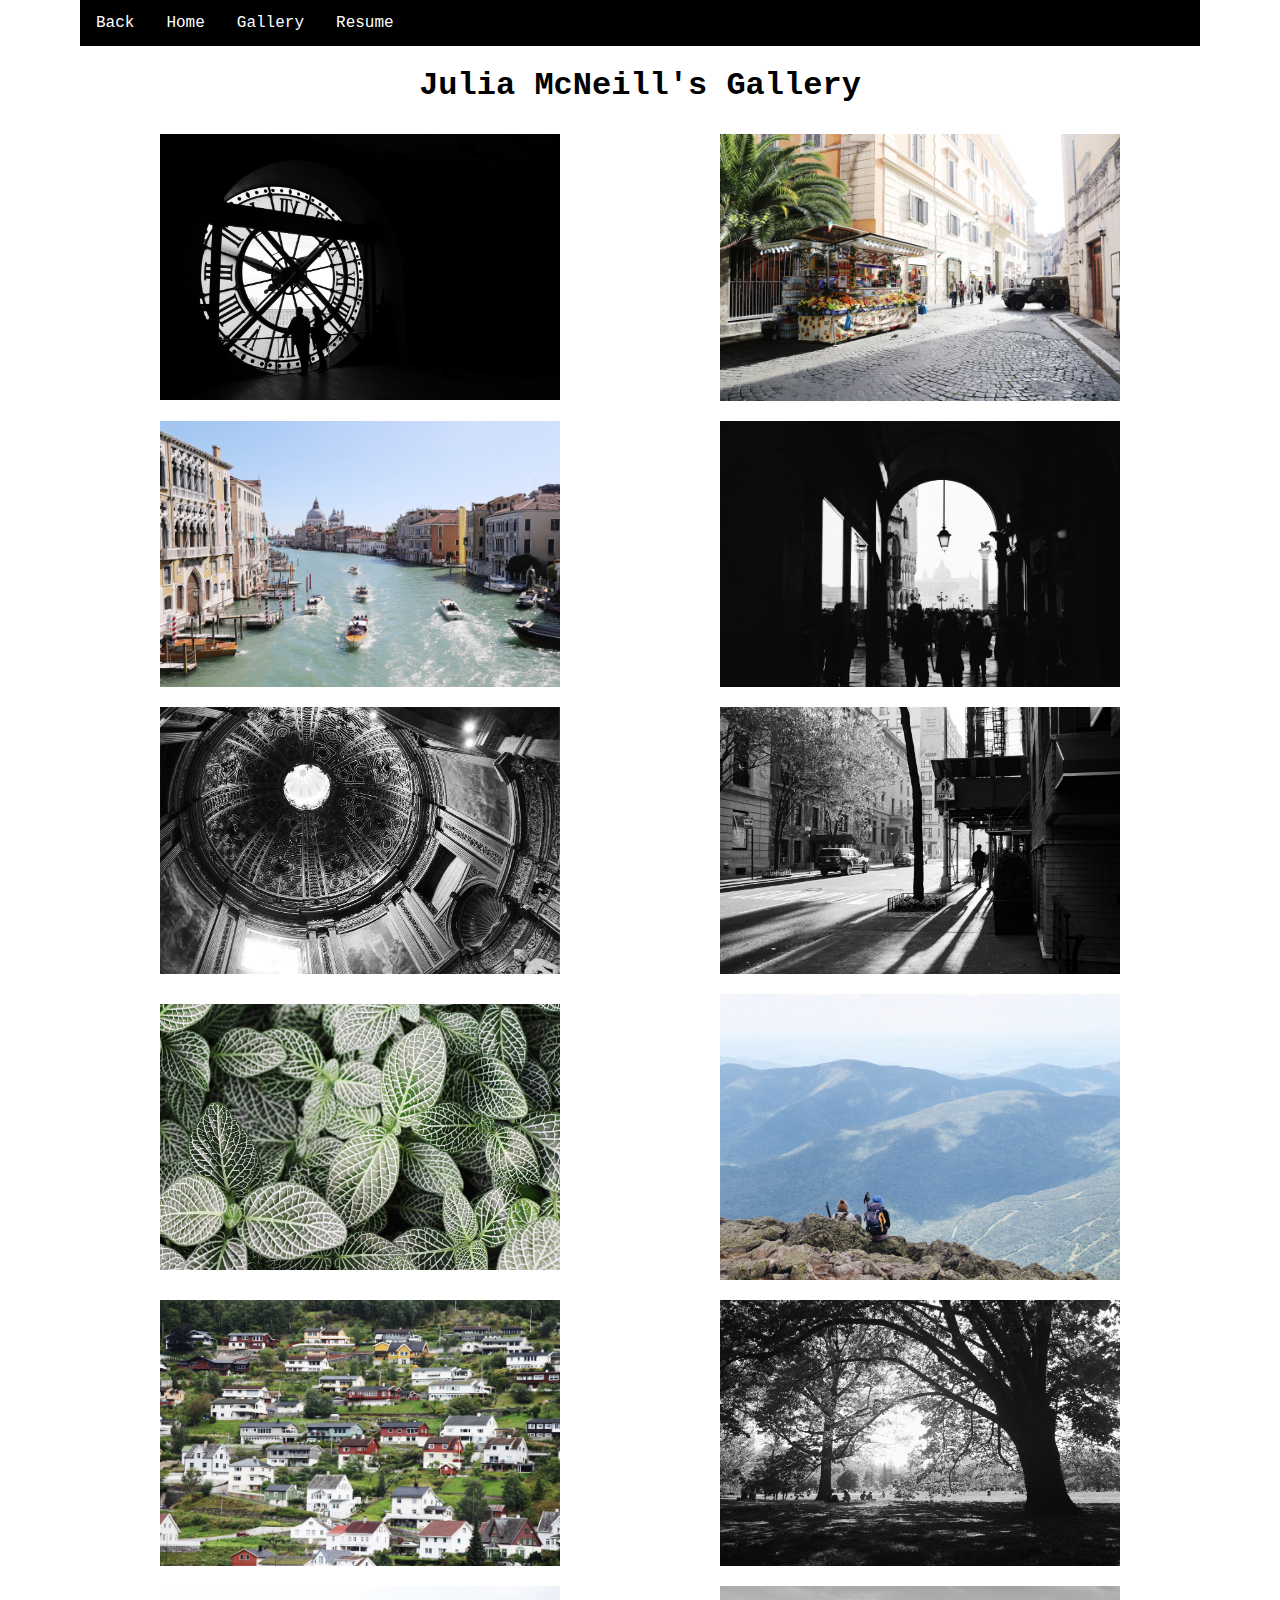
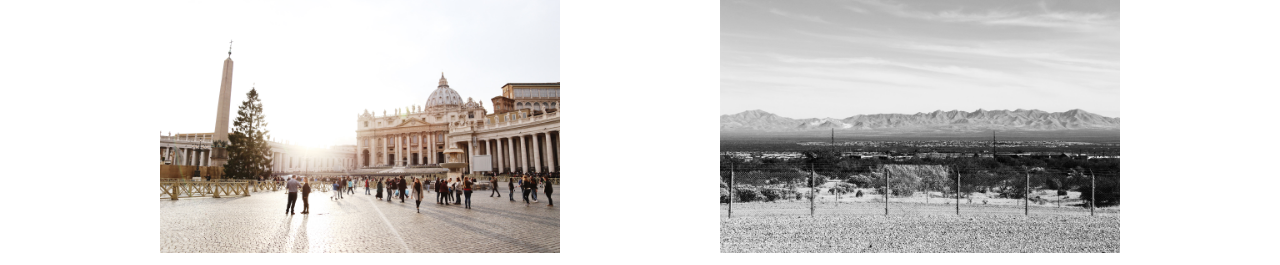
<file: personal/gallery.html>
<!DOCTYPE html>
<html>
  <head>
    <meta charset=“utf-8”>
    <title>Julia McNeill Personal</title>
    <link rel="stylesheet" type="text/css" href="css/custom.css">
    <link href="https://fonts.googleapis.com/css?family=Source+Serif+Pro" rel="stylesheet">
  </head>
  <body>
    <nav>
      <ul>
        <li><a href="../index.html">Back</a></li>
        <li><a href="index.html">Home</a></li>
        <li><a href="gallery.html">Gallery</a></li>
        <li><a href="resume.html">Resume</a></li>
      </ul>
    </nav>
    <h1>Julia McNeill's Gallery</h1>
    <table>
      <tr>
        <th><img src="images/1.jpg" alt="Museum in Paris"></th>
        <th><img src="images/2.jpg" alt="Fruit stand in Rome"></th>
      </tr>
      <tr>
        <th><img src="images/4.jpg" alt="Canal in Venice"></th>
        <th><img src="images/3.jpg" alt="Square in Venice"></th>
      </tr>
      <tr>
        <th><img src="images/5.jpg" alt="Siena Duomo"></th>
        <th><img src="images/6.jpg" alt="Upper East Side street"></th>
      </tr>
      <tr>
        <th><img src="images/7.jpg" alt="Leaves at New York Botanic Garden"></th>
        <th><img src="images/8.jpg" alt="Top of Mount Washington"></th>
      </tr>
      <tr>
        <th><img src="images/9.jpg" alt="Houses on Norway fjord"></th>
        <th><img src="images/10.jpg" alt="The Great Lawn"></th>
      </tr>
      <tr>
        <th><img src="images/11.jpg" alt="Building in Vatican City"></th>
        <th><img src="images/12.jpg" alt="Landscape of Arizona"></th>
      </tr>
    </table>
  </body>
</html>
</file>
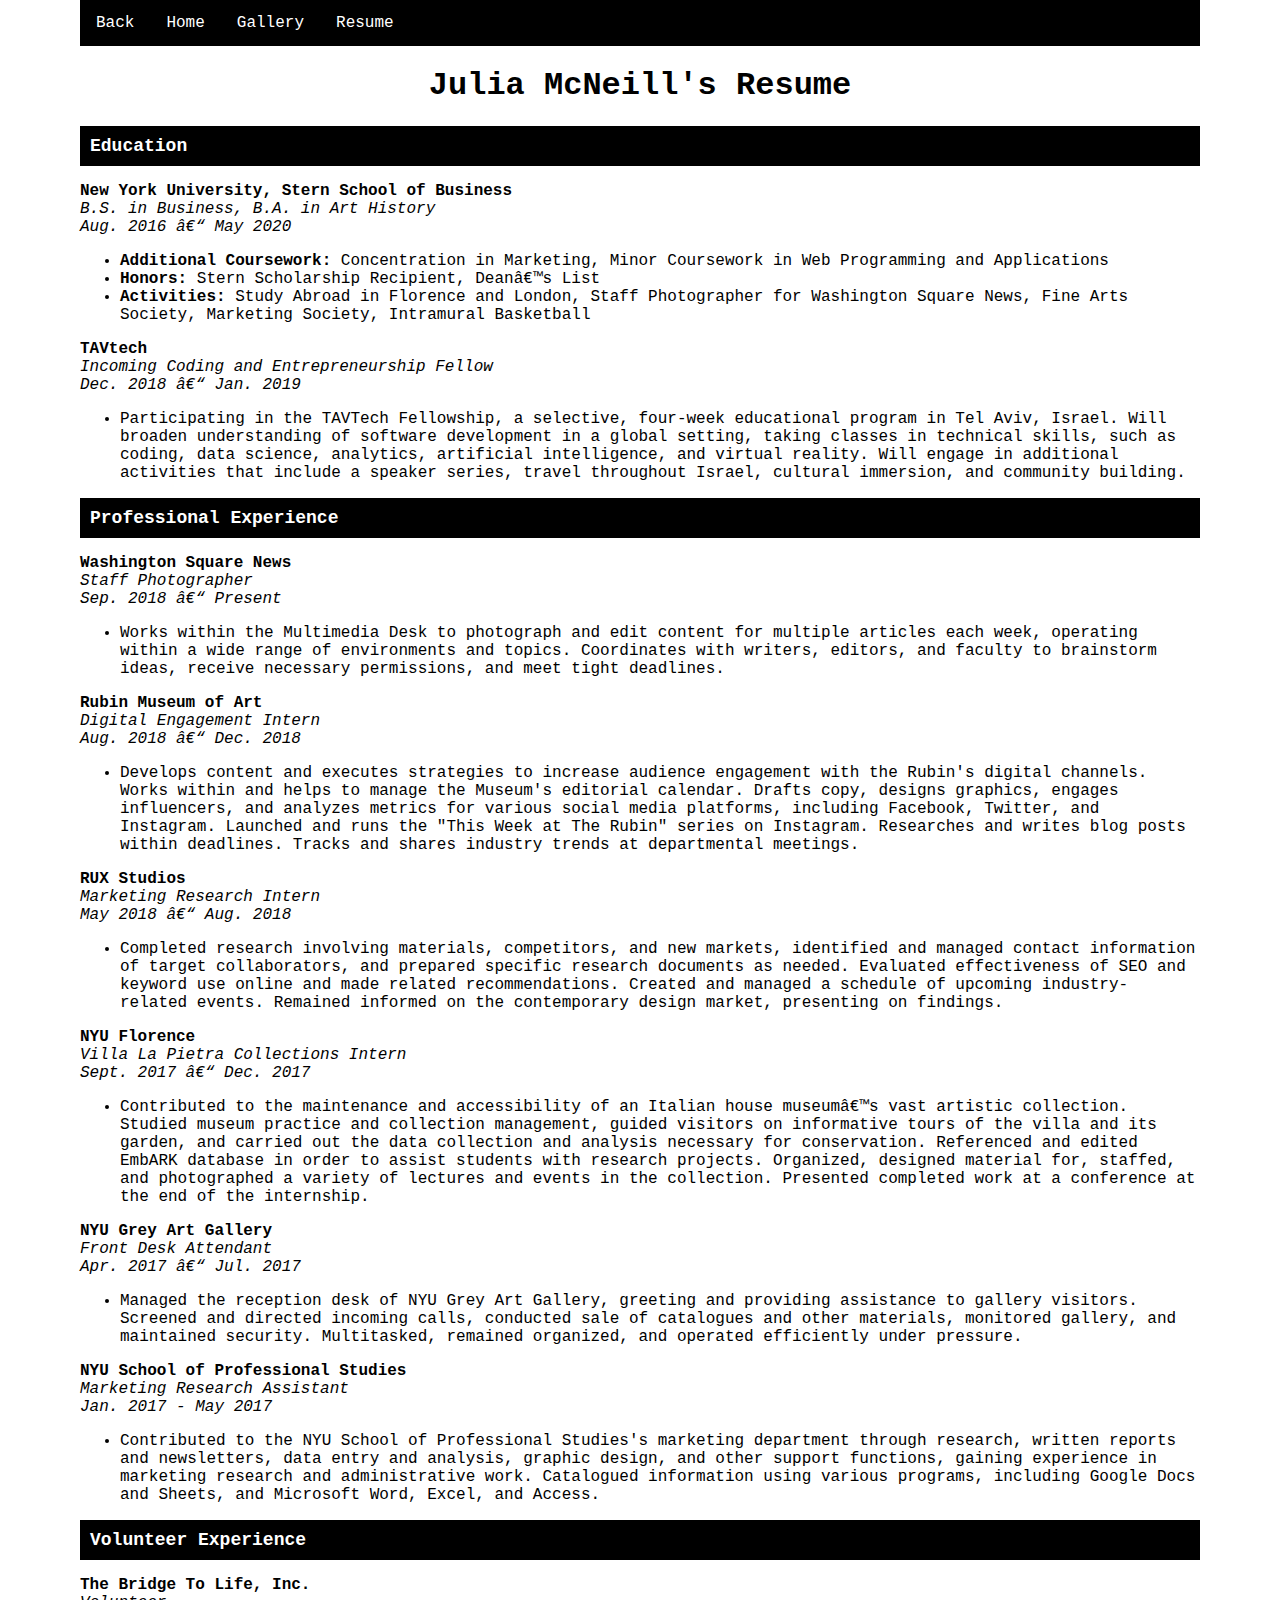
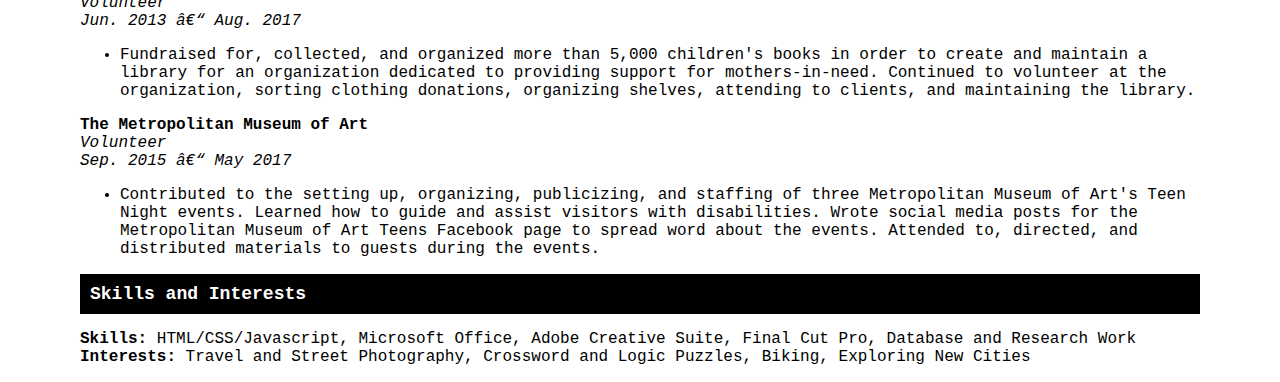
<file: personal/resume.html>
<!DOCTYPE html>
<html>
  <head>
    <meta charset=“utf-8”>
    <title>Julia McNeill Personal</title>
    <link rel="stylesheet" type="text/css" href="css/custom.css">
    <link href="https://fonts.googleapis.com/css?family=Source+Serif+Pro" rel="stylesheet">
  </head>
  <body>
    <nav>
      <ul>
        <li><a href="../index.html">Back</a></li>
        <li><a href="index.html">Home</a></li>
        <li><a href="gallery.html">Gallery</a></li>
        <li><a href="resume.html">Resume</a></li>
      </ul>
    </nav>
    <h1>Julia McNeill's Resume</h1>
    <h2>Education</h2>
    <p>
      <strong>New York University, Stern School of Business</strong>
      <br>
      <i>B.S. in Business, B.A. in Art History
      <br>
      Aug. 2016 – May 2020</i>
      <ul>
        <li><strong>Additional Coursework:</strong> Concentration in Marketing, Minor Coursework in Web Programming and Applications</li>
        <li><strong>Honors:</strong> Stern Scholarship Recipient, Dean’s List</li>
        <li><strong>Activities:</strong> Study Abroad in Florence and London, Staff Photographer for Washington Square News, Fine Arts
Society, Marketing Society, Intramural Basketball</li>
      </ul>
    </p>
    <p>
      <strong>TAVtech</strong>
      <br>
      <i>Incoming Coding and Entrepreneurship Fellow
      <br>
      Dec. 2018 – Jan. 2019</i>
      <ul>
        <li>Participating in the TAVTech Fellowship, a selective, four-week educational program in Tel Aviv, Israel. Will broaden understanding of software development in a global setting, taking classes in technical skills, such as coding, data science, analytics, artificial intelligence, and virtual reality. Will engage in additional activities that include a speaker series, travel throughout Israel, cultural immersion, and community building.</li>
      </ul>
    </p>
    <h2>Professional Experience</h2>
    <p>
      <strong>Washington Square News</strong>
      <br>
      <i>Staff Photographer
      <br>
      Sep. 2018 – Present</i>
      <ul>
        <li>Works within the Multimedia Desk to photograph and edit content for multiple articles each week, operating within a wide range of environments and topics. Coordinates with writers, editors, and faculty to brainstorm ideas, receive necessary permissions, and meet tight deadlines.</li>
      </ul>
    </p>
    <p>
      <strong>Rubin Museum of Art</strong>
      <br>
      <i>Digital Engagement Intern
      <br>
      Aug. 2018 – Dec. 2018</i>
      <ul>
        <li>Develops content and executes strategies to increase audience engagement with the Rubin's digital channels. Works within and helps to manage the Museum's editorial calendar. Drafts copy, designs graphics, engages influencers, and analyzes metrics for various social media platforms, including Facebook, Twitter, and Instagram. Launched and runs the "This Week at The Rubin" series on Instagram. Researches and writes blog posts within deadlines. Tracks and shares industry trends at departmental meetings.</li>
      </ul>
    </p>
    <p>
      <strong>RUX Studios</strong>
      <br>
      <i>Marketing Research Intern
      <br>
      May 2018 – Aug. 2018</i>
      <ul>
        <li>Completed research involving materials, competitors, and new markets, identified and managed contact information of target collaborators, and prepared specific research documents as needed. Evaluated effectiveness of SEO and keyword use online and made related recommendations. Created and managed a schedule of upcoming industry- related events. Remained informed on the contemporary design market, presenting on findings.</li>
      </ul>
    </p>
    <p>
      <strong>NYU Florence</strong>
      <br>
      <i>Villa La Pietra Collections Intern
      <br>
      Sept. 2017 – Dec. 2017</i>
      <ul>
        <li>Contributed to the maintenance and accessibility of an Italian house museum’s vast artistic collection. Studied museum practice and collection management, guided visitors on informative tours of the villa and its garden, and carried out the data collection and analysis necessary for conservation. Referenced and edited EmbARK database in order to assist students with research projects. Organized, designed material for, staffed, and photographed a variety of lectures and events in the collection. Presented completed work at a conference at the end of the internship.</li>
      </ul>
    </p>
    <p>
      <strong>NYU Grey Art Gallery</strong>
      <br>
      <i>Front Desk Attendant
      <br>
      Apr. 2017 – Jul. 2017</i>
      <ul>
        <li>Managed the reception desk of NYU Grey Art Gallery, greeting and providing assistance to gallery visitors. Screened and directed incoming calls, conducted sale of catalogues and other materials, monitored gallery, and maintained security. Multitasked, remained organized, and operated efficiently under pressure.</li>
      </ul>
    </p>
    <p>
      <strong>NYU School of Professional Studies</strong>
      <br>
      <i>Marketing Research Assistant
      <br>
      Jan. 2017 - May 2017</i>
      <ul>
        <li>Contributed to the NYU School of Professional Studies's marketing department through research, written reports and newsletters, data entry and analysis, graphic design, and other support functions, gaining experience in marketing research and administrative work. Catalogued information using various programs, including Google Docs and Sheets, and Microsoft Word, Excel, and Access.</li>
      </ul>
    </p>
    <h2>Volunteer Experience</h2>
    <p>
      <strong>The Bridge To Life, Inc.</strong>
      <br>
      <i>Volunteer
      <br>
      Jun. 2013 – Aug. 2017</i>
      <ul>
        <li>Fundraised for, collected, and organized more than 5,000 children's books in order to create and maintain a library for an organization dedicated to providing support for mothers-in-need. Continued to volunteer at the organization, sorting clothing donations, organizing shelves, attending to clients, and maintaining the library.</li>
      </ul>
    </p>
    <p>
      <strong>The Metropolitan Museum of Art</strong>
      <br>
      <i>Volunteer
      <br>
      Sep. 2015 – May 2017</i>
      <ul>
        <li>Contributed to the setting up, organizing, publicizing, and staffing of three Metropolitan Museum of Art's Teen Night events. Learned how to guide and assist visitors with disabilities. Wrote social media posts for the Metropolitan Museum of Art Teens Facebook page to spread word about the events. Attended to, directed, and distributed materials to guests during the events.</li>
      </ul>
    </p>
    <h2>Skills and Interests</h2>
    <p><strong>Skills:</strong> HTML/CSS/Javascript, Microsoft Office, Adobe Creative Suite, Final Cut Pro, Database and Research Work
    <br><strong>Interests:</strong> Travel and Street Photography, Crossword and Logic Puzzles, Biking, Exploring New Cities</p>
  </body>
</html>
</file>
<file: css/custom.css>
body {
  font-family: "Courier New", Courier, "Lucida Sans Typewriter", "Lucida Typewriter", monospace;
  max-width: 90%;
  margin: 0 auto;
  height: 100%;
  position: relative;
  background-color: white;
}

h1 {
  display: inline-block;
  font-size: 30px;
}

a {
  display: block;
  text-align: center;
  padding: 14px 16px;
  text-decoration: none;
  float: left;
  -o-transition:.5s;
  -ms-transition:.5s;
  -moz-transition:.5s;
  -webkit-transition:.5s;
  transition:.5s;
}

header a {
  color: black;
}

header a:hover {
  color: #F88616;
}

header {
  display: flex;
  justify-content: space-between;
  align-items: center;
  width: 100%;
  white-space: nowrap;
}

header img {
  filter: gray; /* IE6-9 */
  -webkit-filter: grayscale(1); /* Google Chrome, Safari 6+ & Opera 15+ */
  filter: grayscale(1);
}

nav {
  color: white;
  display: inline-block;
}

li {
  display: inline;
}

img {
  padding: 20px;
}

.content {
  display: flex;
  flex-flow: row nowrap;
  align-items: center;
}

.content a {
  color: white;
}

.content a:hover {
  color: #F88616;
}

.hoverbox,
.hoverbox * {
	box-sizing: border-box;
}
.hoverbox {
  position: relative;
  overflow: hidden;
  max-width: 100%;
	height: auto;
}
.hoverbox img {
	max-width: 100%;
}
.hoverbox .hoverbox-layer_bottom {
	display: block;
}
.hoverbox .hoverbox-layer_top {
	opacity: 0;
	position: absolute;
	top: 0;
	left: 0;
	right: 0;
	bottom: 0;
  width: auto;
	height: auto;
	background: rgba(0, 0, 0, 0.6);
	color: #fff;
  margin: 20px;
	-moz-transition: all 0.4s ease-in-out 0s;
	-webkit-transition: all 0.4s ease-in-out 0s;
	-ms-transition: all 0.4s ease-in-out 0s;
	transition: all 0.4s ease-in-out 0s;
}
.hoverbox:hover .hoverbox-layer_top,
.hoverbox.active .hoverbox-layer_top {
	opacity: 1;
}
.hoverbox .hoverbox-text {
	text-align: center;
	font-size: 40px;
	display: inline-block;
	position: absolute;
	top: 40%;
	left: 50%;
	-moz-transform: translate(-50%, -50%);
	-webkit-transform: translate(-50%, -50%);
	-ms-transform: translate(-50%, -50%);
	transform: translate(-50%, -50%);
}

.hoverbox .hoverbox-smalltext {
	text-align: center;
	font-size: 18px;
	display: inline-block;
	position: absolute;
	top: 60%;
	left: 50%;
	-moz-transform: translate(-50%, -50%);
	-webkit-transform: translate(-50%, -50%);
	-ms-transform: translate(-50%, -50%);
	transform: translate(-50%, -50%);
}
.hoverbox .hoverbox-text_mobile {
	font-size: 15px;
	border-top: 1px solid rgb(179, 179, 179); /* for old browsers */
	border-top: 1px solid rgba(179, 179, 179, 0.7);
	margin-top: 5px;
	padding-top: 2px;
	display: none;
}
.hoverbox.active .hoverbox-text_mobile {
	display: block;
}
</file>
<file: interest/css/mobile.css>
table, th, td {
  padding: 15px;
  text-align: left;
}

table {
  width: 100%;
}

th {
  cursor: pointer;
  border-top: 2px solid #ddd;
  border-bottom: 2px solid #ddd;
}

tr:hover {
  background-color: #f5f5f5;
}

body {
  font-family: 'Source Serif Pro', sans-serif;
  margin: 0 auto;
  height: 100%;
  position: relative;
  background-color: white;
}

p {
  font-size: 16px;
}

.topbar {
    list-style-type: none;
    z-index: 1;
    margin: 0;
    padding: 0;
    overflow: hidden;
    background-color: #000;
    border-bottom: 5px solid red;
    font-family: "HelveticaNeue-CondensedBold", "Helvetica Neue";

}

.topbar .title {
    float: none;
    display: inline-block;
    clear: both;
    text-align: left;
    color: white;
    text-decoration: none;
    width: 100%;
}

.topbar a {
    float: none;
    display: inline-block;
    color: white;
    text-align: center;
    padding: 14px 14px;
    margin-right: 20px;
    margin-top: 20px;
    text-decoration: none;
    width: 100%;
}

/* Change the link color to #111 (black) on hover */
.topbar a:hover {
    background-color: #404040;
}

h1 {
  text-align: center;
  font-size: 24px;
  font-family: "HelveticaNeue-CondensedBold", "Helvetica Neue";
}

h2 {
  font-size: 24px;
  padding: 2px;
  border-bottom: 2px solid black;
  font-family: "HelveticaNeue-CondensedBold", "Helvetica Neue";
}

hr {
  color: black;
  background-color: black;
  height: 5px;
}

.container {
    position: relative;
    text-align: center;
    color: white;
}

.filmtitle {
    position: absolute;
    top: 8px;
    left: 16px;
    font-family: "HelveticaNeue-CondensedBold", "Helvetica Neue";
    font-size: 42px;
}

.frontpage {
  width: 100%;
  height: 200px;
  margin: auto;
  padding: 10px;
}

.intro {
  float: left;
  width: 100%;
  clear: both;
  overflow: hidden;
}

.aboutme {
  float: left;
  width: 100%;
  clear: both;
  overflow: hidden;
}

.aboutpage {
  width: 100%;
  height: 200px;
  margin: auto;
  padding-top: 20px;
}

.firstbutton {
  float: left;
  width: 100%;
  clear: both;
  overflow: hidden;
  text-align: center;
  background-color: black;
}

.secondbutton {
  float: left;
  width: 100%;
  clear: both;
  overflow: hidden;
  text-align: center;
  background-color: black;
  margin-top: 20px;
}

h2 a {
  font-size: 24px;
  padding: 2px;
  color: white;
  background-color: black;
  font-family: "HelveticaNeue-CondensedBold", "Helvetica Neue";
}
</file>
<file: interest/css/tablet.css>
table, th, td {
  padding: 15px;
  text-align: left;
}

table {
  width: 100%;
}

th {
  cursor: pointer;
  border-top: 2px solid #ddd;
  border-bottom: 2px solid #ddd;
}

tr:hover {
  background-color: #f5f5f5;
}

body {
  font-family: 'Source Serif Pro', sans-serif;
  margin: 0 auto;
  height: 100%;
  position: relative;
  background-color: white;
}

p {
  font-size: 16px;
}

.topbar {
    list-style-type: none;
    z-index: 1;
    margin: 0;
    padding: 0;
    overflow: hidden;
    background-color: #000;
    border-bottom: 5px solid red;
    font-family: "HelveticaNeue-CondensedBold", "Helvetica Neue";

}

.topbar .title {
    float: none;
    display: inline-block;
    clear: both;
    text-align: left;
    color: white;
    text-decoration: none;
    width: 100%;
}

.topbar a {
    float: none;
    display: inline-block;
    color: white;
    text-align: center;
    padding: 14px 14px;
    margin-right: 20px;
    margin-top: 20px;
    text-decoration: none;
    width: 100%;
}

/* Change the link color to #111 (black) on hover */
.topbar a:hover {
    background-color: #404040;
}

h1 {
  text-align: center;
  font-size: 24px;
  font-family: "HelveticaNeue-CondensedBold", "Helvetica Neue";
}

h2 {
  font-size: 24px;
  padding: 2px;
  border-bottom: 2px solid black;
  font-family: "HelveticaNeue-CondensedBold", "Helvetica Neue";
}

hr {
  color: black;
  background-color: black;
  height: 5px;
}

.container {
    position: relative;
    text-align: center;
    color: white;
}

.filmtitle {
    position: absolute;
    top: 8px;
    left: 16px;
    font-family: "HelveticaNeue-CondensedBold", "Helvetica Neue";
    font-size: 42px;
}

.frontpage {
  width: 100%;
  height: 200px;
  margin: auto;
  padding: 10px;
}

.intro {
  float: left;
  width: 100%;
  clear: both;
  overflow: hidden;
}

.aboutme {
  float: left;
  width: 100%;
  clear: both;
  overflow: hidden;
}

.aboutpage {
  width: 100%;
  height: 200px;
  margin: auto;
  padding-top: 20px;
}

.firstbutton {
  float: left;
  width: 100%;
  clear: both;
  overflow: hidden;
  text-align: center;
  background-color: black;
}

.secondbutton {
  float: left;
  width: 100%;
  clear: both;
  overflow: hidden;
  text-align: center;
  background-color: black;
  margin-top: 20px;
}

h2 a {
  font-size: 24px;
  padding: 2px;
  color: white;
  background-color: black;
  font-family: "HelveticaNeue-CondensedBold", "Helvetica Neue";
}
</file>
<file: interest/css/desktop.css>
a {
  text-decoration: none;
}

table, th, td {
  padding: 15px;
  text-align: left;
}

table {
  width: 100%;
}

th {
  cursor: pointer;
  border-top: 2px solid #ddd;
  border-bottom: 2px solid #ddd;
}

tr:hover {
  background-color: #f5f5f5;
}

body {
  font-family: 'Source Serif Pro', sans-serif;
  margin: 0 auto;
  max-width: 70em;
  height: 100%;
  position: relative;
  background-color: white;
}

p {
  font-size: 16px;
}

.topbar {
    list-style-type: none;
    max-width: 70em;
    z-index: 1;
    margin: 0;
    padding: 0;
    overflow: hidden;
    background-color: #000;
    border-bottom: 5px solid red;
    font-family: "HelveticaNeue-CondensedBold", "Helvetica Neue";

}

.topbar .title {
    float: left;
    display: inline-block;
    clear: both;
    text-align: left;
    color: white;
    text-decoration: none;
    width: 60%;
}

.topbar a {
    float: right;
    display: inline-block;
    color: white;
    text-align: center;
    padding: 14px 14px;
    margin-right: 20px;
    margin-top: 20px;
    text-decoration: none;
    width: 5%;

}

/* Change the link color to #111 (black) on hover */
.topbar a:hover {
    background-color: #404040;
}

h1 {
  text-align: center;
  font-size: 32px;
  font-family: "HelveticaNeue-CondensedBold", "Helvetica Neue";
}

h2 {
  font-size: 24px;
  padding: 2px;
  border-bottom: 2px solid black;
  font-family: "HelveticaNeue-CondensedBold", "Helvetica Neue";
}

hr {
  color: black;
  background-color: black;
  height: 5px;
}

.container {
    position: relative;
    text-align: center;
    color: white;
}

.filmtitle {
    position: absolute;
    top: 8px;
    left: 16px;
    font-family: "HelveticaNeue-CondensedBold", "Helvetica Neue";
    font-size: 42px;
}

.frontpage {
  width: 100%;
  height: 200px;
  margin: auto;
  padding: 10px;
}

.intro {
  float: left;
  width: 40%;
  margin-right: 20px;
  height: 200px;
  overflow: hidden;
}

.aboutme {
  margin-left: 40%;
  height: 200px;
  overflow: hidden;
}

.aboutpage {
  width: 100%;
  height: 100px;
  margin: auto;
  padding-top: 20px;
}

.firstbutton {
  float: left;
  width: 40%;
  margin-right: 20px;
  overflow: hidden;
  text-align: center;
  background-color: black;
}

.secondbutton {
  margin-left: 40%;
  overflow: hidden;
  text-align: center;
  background-color: black;
}

h2 a {
  font-size: 24px;
  padding: 2px;
  color: white;
  background-color: black;
  font-family: "HelveticaNeue-CondensedBold", "Helvetica Neue";
}
</file>
<file: personal/css/custom.css>
table {
    font-family: arial, sans-serif;
    border-collapse: collapse;
    width: 100%;
}

td, th {
    text-align: center;
    padding: 8px;
}

img {
  width:400px;
}

#tumblrlogo {
  width:40px;
}

body {
  font-family: "Courier New", Courier, "Lucida Sans Typewriter", "Lucida Typewriter", monospace;
  margin: 0 auto;
  max-width: 70em;
  height: 100%;
  position: relative;
}

p {
  font-size: 16px;
}

nav ul {
    list-style-type: none;
    margin: 0;
    padding: 0;
    overflow: hidden;
    background-color: #000;
}

nav li {
    float: left;
}

nav li a {
    display: block;
    color: white;
    text-align: center;
    padding: 14px 16px;
    text-decoration: none;
}

/* Change the link color to #111 (black) on hover */
li a:hover {
    background-color: #404040;
}

h1 {
  text-align: center;
  font-size: 32px;
}

h2 {
  color: white;
  background-color: black;
  font-size: 18px;
  padding: 10px;
}

p a:link{
  color:grey;
  text-decoration: none;
}

p a:hover{
  color:grey;
  text-decoration: underline;
}

p a:active{
  color:grey;
  text-decoration: none;
}

p a:visited{
  color: grey;
  text-decoration: none;
}

p a:focus{
  color:grey;
  text-decoration: none;
}

#lightswitch{
  width : 1120px;
  height : 50px;
  align-content: center;
  border: solid 1px black;
  background: white;
  text-align: center;
}

#monitor{
  position 	: absolute;
  top 	: 0px;
  right 	: 0px;
  border 	: solid 1px black;
  background : white;
</file>
<file: photoshop/css/custom.css>
body {
  font-family: "Courier New", Courier, "Lucida Sans Typewriter", "Lucida Typewriter", monospace;
  margin: 0 auto;
  max-width: 70em;
  height: 100%;
  position: relative;
  background-color:white;
}

p {
  font-size: 16px;
}

ul {
    list-style-type: none;
    margin: 0;
    padding: 0;
    overflow: hidden;
    background-color: #000;
}

li {
    float: left;
}

li a {
    display: block;
    color: white;
    text-align: center;
    padding: 14px 16px;
    text-decoration: none;
}

/* Change the link color to #111 (black) on hover */
li a:hover {
    background-color: #404040;
}

h1 {
  text-align: center;
  font-size: 32px;
}

h2 {
  color: white;
  background-color: black;
  font-size: 18px;
  padding: 2px;
}
</file>
